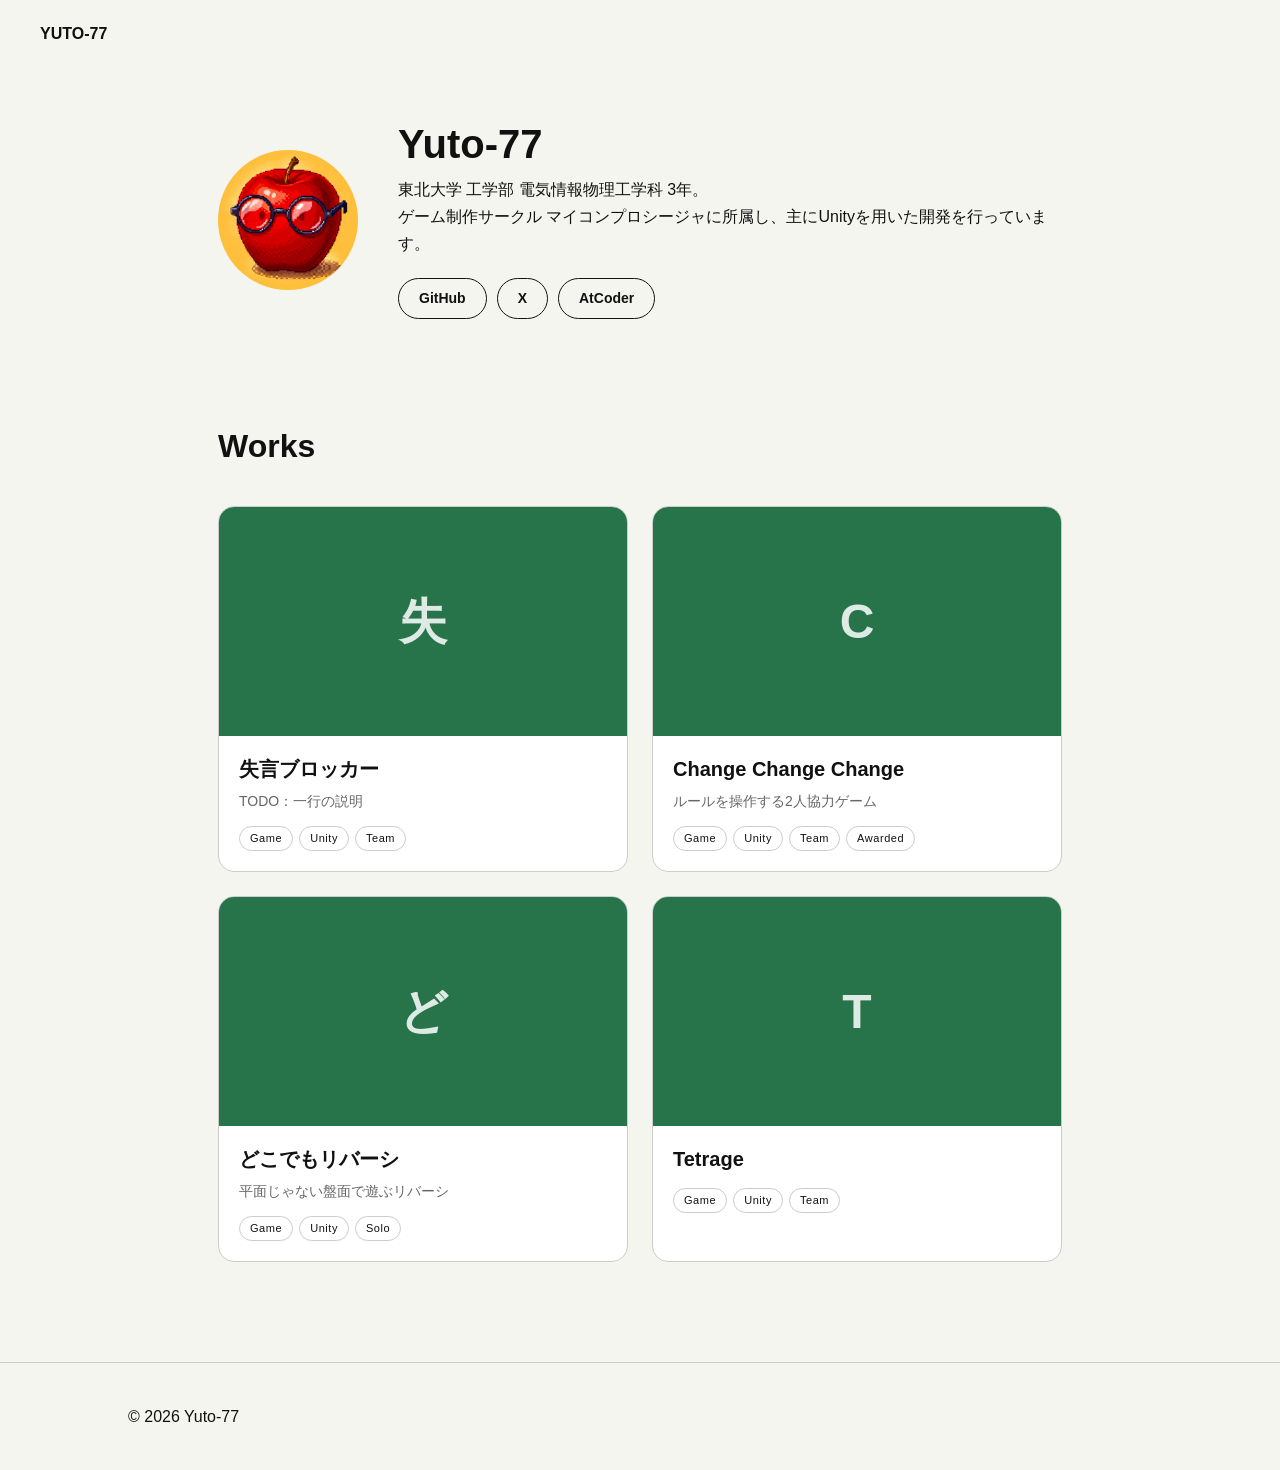
<file: index.html>
<!DOCTYPE html>
<html lang="ja">
<head>
    <meta charset="UTF-8">
    <meta name="viewport" content="width=device-width, initial-scale=1.0">

    <title>Yuto-77 | Portfolio</title>
    <meta name="description" content="Yuto-77のゲーム・制作物のポートフォリオ。">

    <!-- OGP（SNSで共有されたときのカード） -->
    <meta property="og:title" content="Yuto-77 | Portfolio">
    <meta property="og:description" content="Yuto-77のゲーム・制作物のポートフォリオ。">
    <meta property="og:type" content="website">
    <meta property="og:url" content="https://yuto-77.github.io/">
    <meta property="og:image" content="https://yuto-77.github.io/images/ogp.png">
    <meta name="twitter:card" content="summary_large_image">

    <link rel="stylesheet" href="css/style.css">
</head>

<body>

<header class="header">
    <a href="index.html" class="logo">YUTO-77</a>
</header>


<main class="page">

    <!-- PROFILE -->
    <section class="profile">

        <div class="profile-icon">
            <img src="images/icon.jpg" alt="Yuto-77のアイコン">
        </div>

        <div class="profile-body">
            <h1>Yuto-77</h1>

            <p>
                東北大学 工学部 電気情報物理工学科 3年。<br>
                ゲーム制作サークル マイコンプロシージャに所属し、主にUnityを用いた開発を行っています。
            </p>

            <div class="profile-links">
                <a class="pill" href="https://github.com/Yuto-77" target="_blank" rel="noopener">GitHub</a>
                <a class="pill" href="https://x.com/Yuto77game" target="_blank" rel="noopener">X</a>
                <a class="pill" href="https://atcoder.jp/users/Yuto_77" target="_blank" rel="noopener">AtCoder</a>
            </div>
        </div>

    </section>


    <!-- WORKS -->
    <section id="works" class="works">

        <h2>Works</h2>

        <!-- js/main.js が works.js のデータからここに作品カードを入れる -->
        <div id="workList" class="work-list"></div>

    </section>

</main>


<footer>
    <p>© <span data-year>2026</span> Yuto-77</p>
</footer>


<script src="js/common.js"></script>
<script src="js/works.js"></script>
<script src="js/main.js"></script>

</body>
</html>
</file>
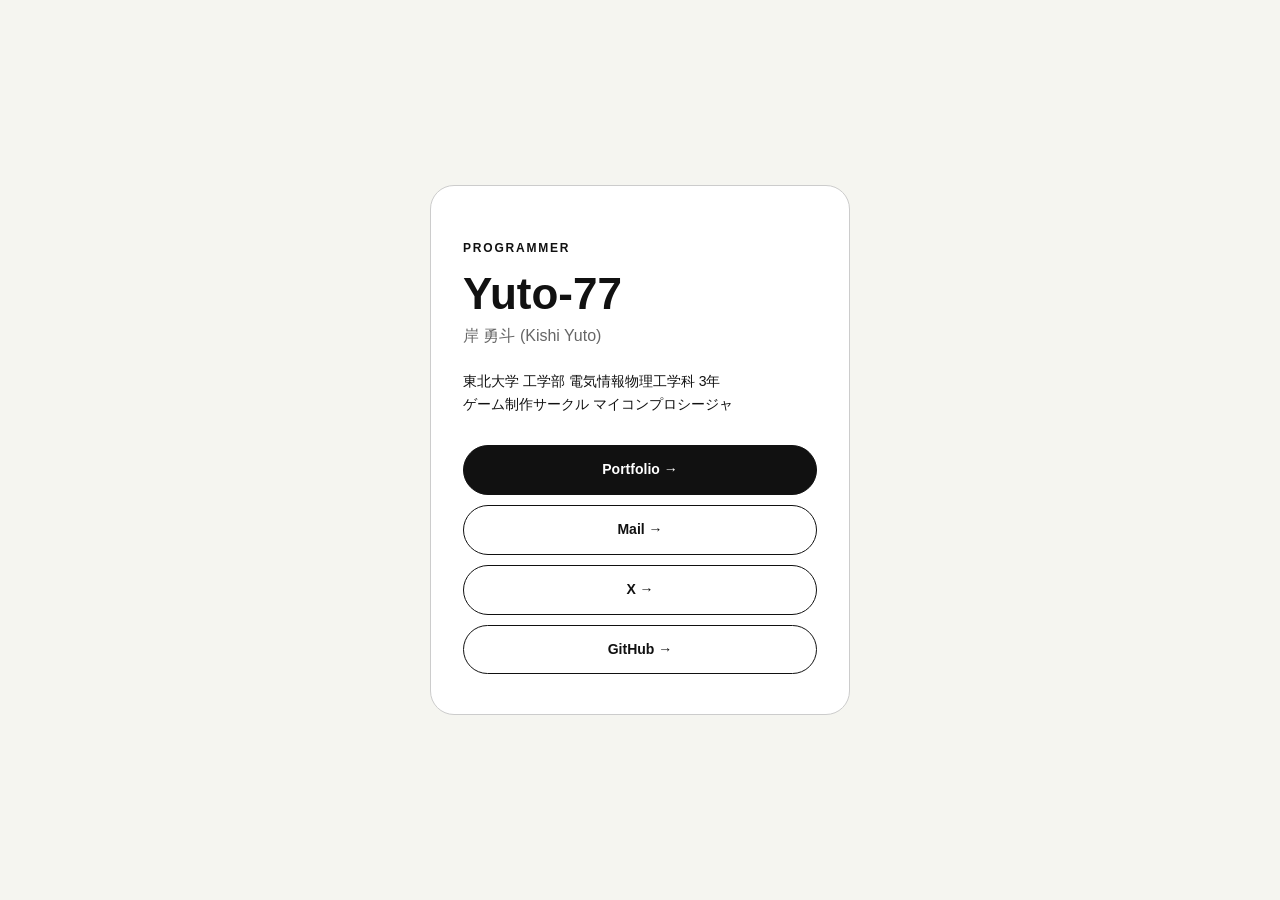
<file: card.html>
<!DOCTYPE html>
<html lang="ja">
<head>
    <meta charset="UTF-8">
    <meta name="viewport" content="width=device-width, initial-scale=1.0">

    <!-- デジタル名刺：紙の名刺のQRコードの飛び先 -->
    <title>Yuto-77 | Card</title>

    <link rel="stylesheet" href="css/style.css">
</head>

<body class="card-page">

<main class="card">

    <p class="eyebrow">PROGRAMMER</p>

    <h1>Yuto-77</h1>

    <p class="card-name">岸 勇斗 (Kishi Yuto)</p>

    <p class="card-text">
        東北大学 工学部 電気情報物理工学科 3年<br>
        ゲーム制作サークル マイコンプロシージャ
    </p>

    <!-- <p class="card-copy">仕組みを知りたい。だから、作って動かす。</p> -->

    <div class="card-links">
        <a class="pill pill-dark" href="index.html">Portfolio →</a>
        <a class="pill" href="mailto:yuto.kishi77@gmail.com">Mail →</a>
        <a class="pill" href="https://x.com/Yuto77game" target="_blank" rel="noopener">X →</a>
        <a class="pill" href="https://github.com/Yuto-77" target="_blank" rel="noopener">GitHub →</a>
    </div>

</main>

</body>
</html>
</file>
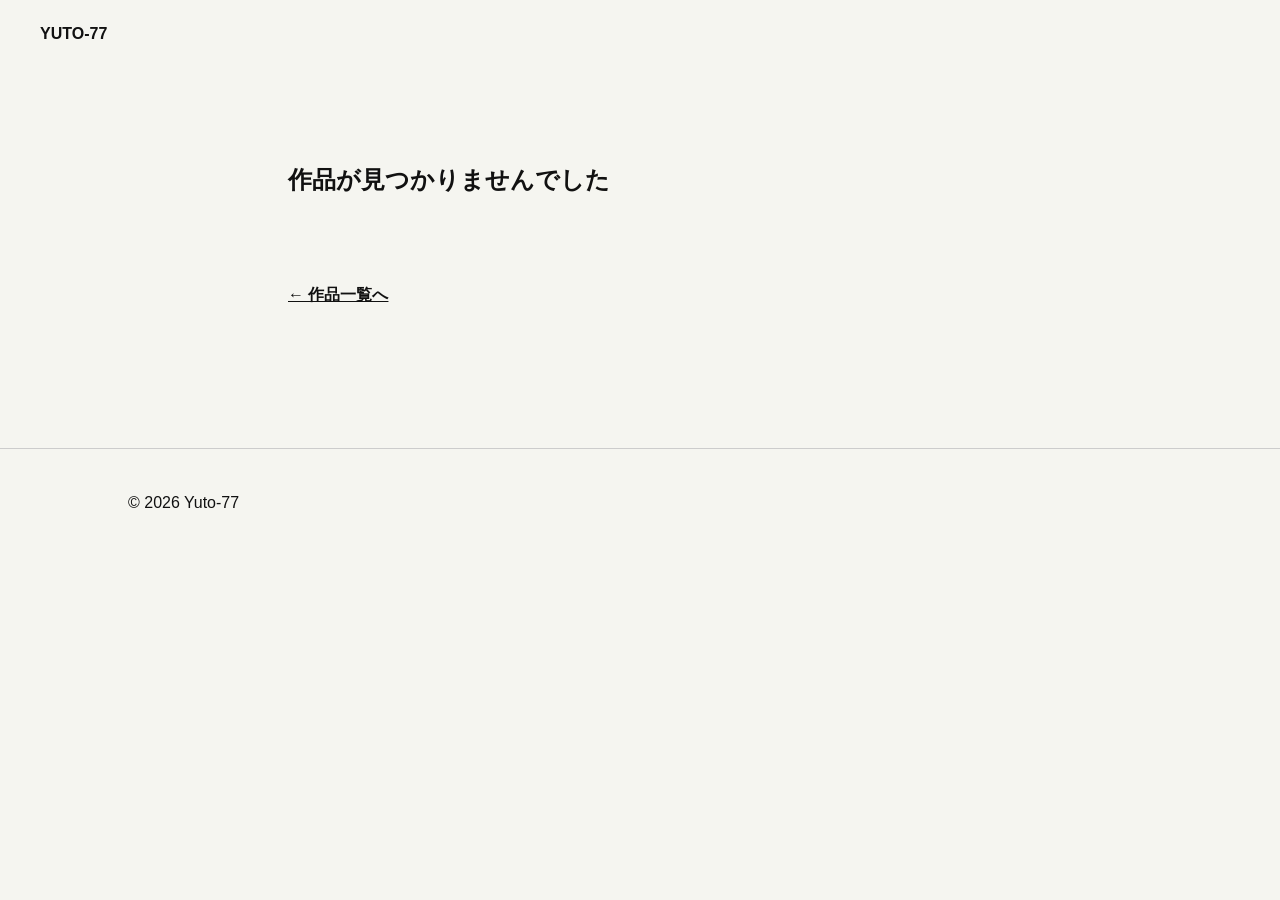
<file: work.html>
<!DOCTYPE html>
<html lang="ja">
<head>
    <meta charset="UTF-8">
    <meta name="viewport" content="width=device-width, initial-scale=1.0">

    <!-- タイトルは js/work.js が作品名に書き換える -->
    <title>Works | Yuto-77</title>

    <link rel="stylesheet" href="css/style.css">
</head>

<body>

<header class="header">
    <a href="index.html" class="logo">YUTO-77</a>
</header>


<main>

    <!-- js/work.js が URL の ?id=xxx に合う作品をここに表示する -->
    <article id="workDetail" class="section work-detail"></article>

</main>


<footer>

    <p>© <span data-year>2026</span> Yuto-77</p>
</footer>


<script src="js/common.js"></script>
<script src="js/works.js"></script>
<script src="js/work.js"></script>

</body>
</html>
</file>
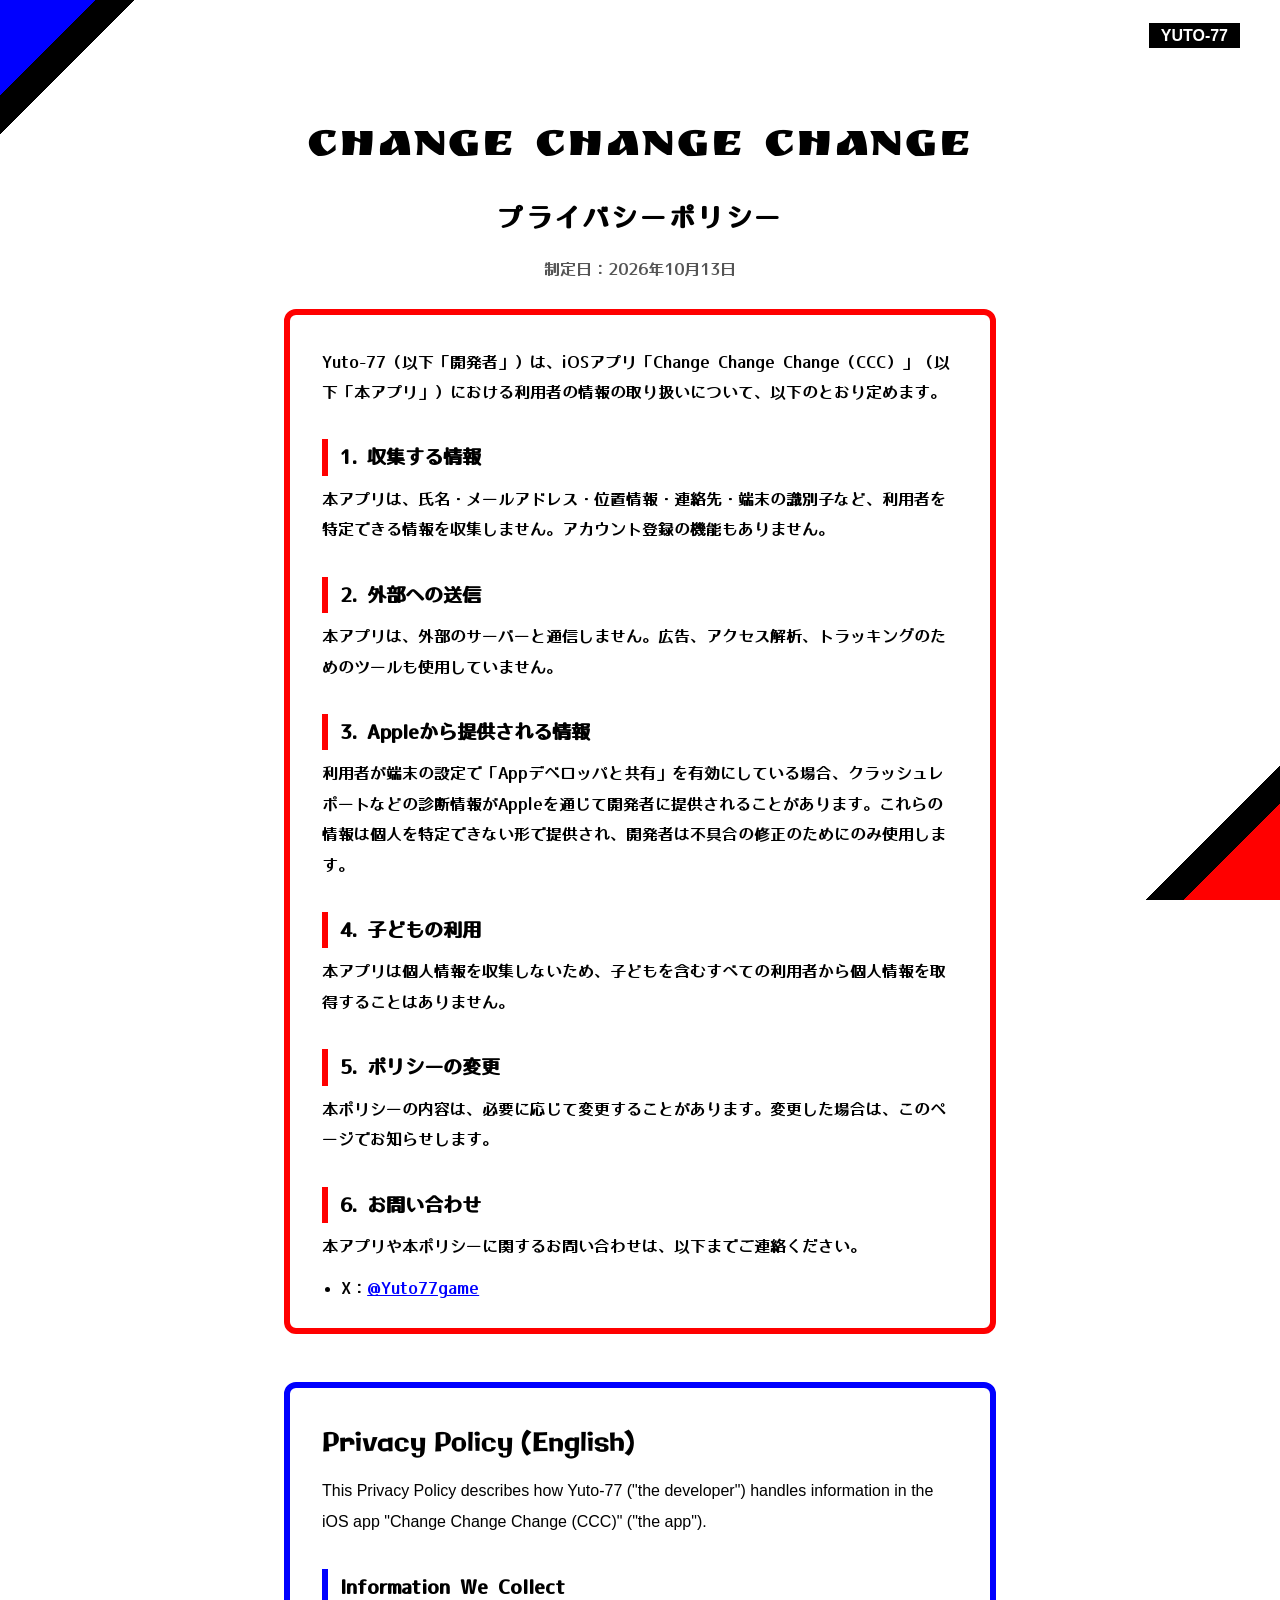
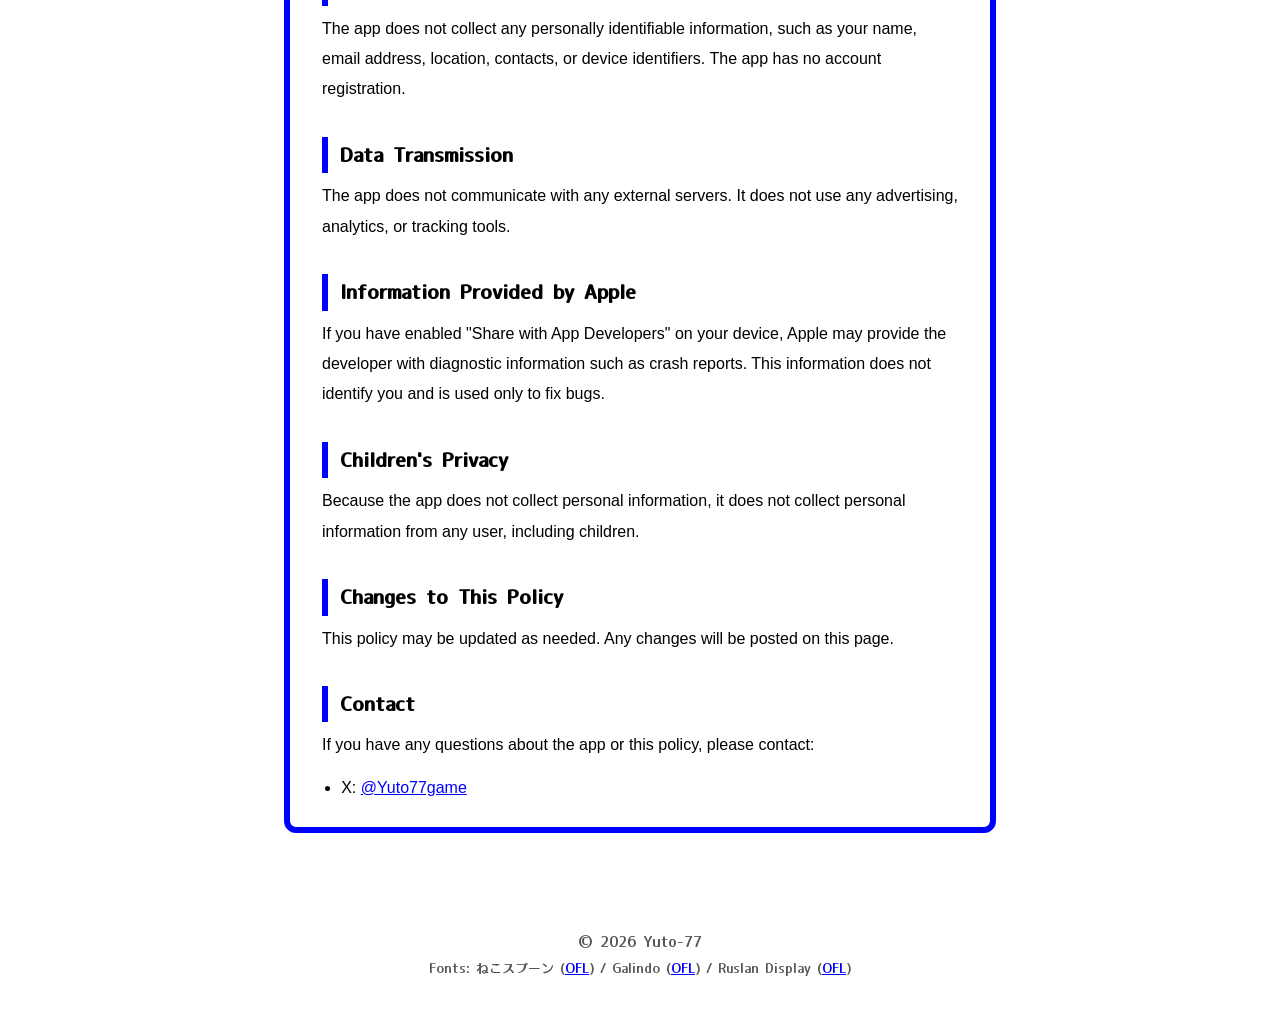
<file: ccc/privacy.html>
<!DOCTYPE html>
<html lang="ja">
<head>
    <meta charset="UTF-8">
    <meta name="viewport" content="width=device-width, initial-scale=1.0">

    <title>Change Change Change | プライバシーポリシー</title>
    <meta name="description" content="iOSアプリ「Change Change Change」のプライバシーポリシー。">

    <link rel="stylesheet" href="privacy.css">
</head>

<body>

<!-- アイコンと同じ三角形の飾り -->
<div class="corner corner-tl" aria-hidden="true"></div>
<div class="corner corner-br" aria-hidden="true"></div>

<header class="header">
    <a href="../index.html" class="logo">YUTO-77</a>
</header>


<main class="page">

    <div class="title">
        <p class="app-name">Change Change Change</p>
        <h1>プライバシーポリシー</h1>
        <p class="date">制定日：2026年10月13日</p>
    </div>


    <!-- 日本語 -->
    <section class="policy card card-red" lang="ja">

        <p>
            Yuto-77（以下「開発者」）は、iOSアプリ「Change Change Change（CCC）」（以下「本アプリ」）における利用者の情報の取り扱いについて、以下のとおり定めます。
        </p>

        <h2>1. 収集する情報</h2>
        <p>
            本アプリは、氏名・メールアドレス・位置情報・連絡先・端末の識別子など、利用者を特定できる情報を収集しません。アカウント登録の機能もありません。
        </p>

        <h2>2. 外部への送信</h2>
        <p>
            本アプリは、外部のサーバーと通信しません。広告、アクセス解析、トラッキングのためのツールも使用していません。
        </p>

        <h2>3. Appleから提供される情報</h2>
        <p>
            利用者が端末の設定で「Appデベロッパと共有」を有効にしている場合、クラッシュレポートなどの診断情報がAppleを通じて開発者に提供されることがあります。これらの情報は個人を特定できない形で提供され、開発者は不具合の修正のためにのみ使用します。
        </p>

        <h2>4. 子どもの利用</h2>
        <p>
            本アプリは個人情報を収集しないため、子どもを含むすべての利用者から個人情報を取得することはありません。
        </p>

        <h2>5. ポリシーの変更</h2>
        <p>
            本ポリシーの内容は、必要に応じて変更することがあります。変更した場合は、このページでお知らせします。
        </p>

        <h2>6. お問い合わせ</h2>
        <p>
            本アプリや本ポリシーに関するお問い合わせは、以下までご連絡ください。
        </p>
        <!-- TODO: 連絡先を確定する（メールアドレスを載せるならここに追加） -->
        <ul class="contact">
            <li>X：<a href="https://x.com/Yuto77game" target="_blank" rel="noopener">@Yuto77game</a></li>
        </ul>

    </section>


    <!-- English -->
    <section class="policy card card-blue" lang="en">

        <h2 class="lang-title">Privacy Policy (English)</h2>

        <p>
            This Privacy Policy describes how Yuto-77 ("the developer") handles information in the iOS app "Change Change Change (CCC)" ("the app").
        </p>

        <h3>Information We Collect</h3>
        <p>
            The app does not collect any personally identifiable information, such as your name, email address, location, contacts, or device identifiers. The app has no account registration.
        </p>

        <h3>Data Transmission</h3>
        <p>
            The app does not communicate with any external servers. It does not use any advertising, analytics, or tracking tools.
        </p>

        <h3>Information Provided by Apple</h3>
        <p>
            If you have enabled "Share with App Developers" on your device, Apple may provide the developer with diagnostic information such as crash reports. This information does not identify you and is used only to fix bugs.
        </p>

        <h3>Children's Privacy</h3>
        <p>
            Because the app does not collect personal information, it does not collect personal information from any user, including children.
        </p>

        <h3>Changes to This Policy</h3>
        <p>
            This policy may be updated as needed. Any changes will be posted on this page.
        </p>

        <h3>Contact</h3>
        <p>
            If you have any questions about the app or this policy, please contact:
        </p>
        <ul class="contact">
            <li>X: <a href="https://x.com/Yuto77game" target="_blank" rel="noopener">@Yuto77game</a></li>
        </ul>

    </section>

</main>


<footer>
    <p>© 2026 Yuto-77</p>
    <p class="font-credit">
        Fonts: ねこスプーン (<a href="fonts/OFL-NekoSpoon.txt">OFL</a>) / Galindo (<a href="fonts/OFL-Galindo.txt">OFL</a>) / Ruslan Display (<a href="fonts/OFL-RuslanDisplay.txt">OFL</a>)
    </p>
</footer>

</body>
</html>
</file>
<file: css/style.css>
:root {
    --bg: #f5f5f0;
    --text: #111;
    --muted: #666;
    --line: #ccc;
    --accent: #27734a;

    --gutter: 10vw;
}

* {
    box-sizing: border-box;
}

html {
    scroll-behavior: smooth;
    scroll-padding-top: 80px;
}

body {
    margin: 0;

    font-family:
        -apple-system,
        BlinkMacSystemFont,
        "Hiragino Sans",
        "Helvetica Neue",
        Arial,
        sans-serif;

    background: var(--bg);
    color: var(--text);

    line-height: 1.7;
}

img {
    max-width: 100%;
    display: block;
}


/* HEADER */

.header {
    position: fixed;

    top: 0;
    left: 0;

    width: 100%;

    display: flex;
    justify-content: space-between;
    align-items: center;

    padding: 20px 40px;

    background: rgba(245, 245, 240, 0.85);

    backdrop-filter: blur(10px);

    z-index: 100;
}


.logo {
    font-weight: 800;
    text-decoration: none;
    color: var(--text);
}


/* 共通パーツ */

.section {
    padding: 140px var(--gutter);
}


.eyebrow {
    font-size: 12px;
    letter-spacing: 0.15em;
    font-weight: bold;
}


.link {
    display: inline-block;

    margin-top: 60px;

    color: var(--text);

    font-weight: bold;
}


.pill {
    display: inline-block;

    padding: 8px 20px;

    border: 1px solid var(--text);
    border-radius: 100px;

    color: var(--text);
    text-decoration: none;
    font-weight: bold;
    font-size: 14px;

    transition: background 0.2s, color 0.2s;
}

.pill:hover,
.pill-dark {
    background: var(--text);
    color: white;
}


.tags {
    display: flex;
    flex-wrap: wrap;
    gap: 6px;

    margin: 12px 0 0;
    padding: 0;

    list-style: none;
}

.tag {
    padding: 2px 10px;

    border: 1px solid var(--line);
    border-radius: 100px;

    font-size: 11px;
    letter-spacing: 0.05em;
}


/* 情報の表（作品詳細） */

.info {
    display: grid;
    grid-template-columns: max-content 1fr;
    gap: 12px 32px;

    margin: 40px 0 0;
}

.info dt {
    font-weight: bold;
    font-size: 14px;
}

.info dd {
    margin: 0;
}


/* トップページ */

.page {
    max-width: 1100px;
    margin: 0 auto;

    padding: 120px var(--gutter) 100px;
}


/* PROFILE */

.profile {
    display: flex;
    align-items: center;
    gap: 40px;
}

.profile-icon {
    flex-shrink: 0;

    width: 140px;
    height: 140px;

    display: grid;
    place-items: center;

    border-radius: 50%;
    overflow: hidden;

    background: var(--accent);
    color: rgba(255, 255, 255, 0.85);

    font-size: 56px;
    font-weight: 800;
}

.profile-icon img {
    width: 100%;
    height: 100%;
    object-fit: cover;
}

.profile h1 {
    font-size: 40px;
    line-height: 1.2;
    margin: 0 0 8px;
}

.profile p {
    margin: 0;
}

.profile-links {
    display: flex;
    flex-wrap: wrap;
    gap: 10px;

    margin-top: 20px;
}


/* WORKS（一覧） */

.works {
    margin-top: 100px;
}

.works h2 {
    font-size: 32px;
    margin: 0;
}

.work-list {
    display: grid;

    grid-template-columns: repeat(auto-fill, minmax(280px, 1fr));

    gap: 24px;

    margin-top: 32px;
}


.work-card {
    display: block;

    border: 1px solid var(--line);
    border-radius: 16px;

    overflow: hidden;

    background: white;
    color: var(--text);
    text-decoration: none;

    transition: transform 0.2s;
}

.work-card:hover {
    transform: translateY(-5px);
}


.work-card-body {
    padding: 16px 20px 20px;
}

.work-card-body h3 {
    font-size: 20px;
    margin: 0 0 4px;
}

.work-catch {
    margin: 0;
    color: var(--muted);
}

.work-card .work-catch {
    font-size: 14px;
}


.thumb {
    aspect-ratio: 16 / 9;

    background: #ddd;
}

.thumb img {
    width: 100%;
    height: 100%;
    object-fit: cover;
}

.thumb-placeholder {
    display: grid;
    place-items: center;

    background: var(--accent);
    color: rgba(255, 255, 255, 0.85);

    font-size: 48px;
    font-weight: 800;
}


/* WORK DETAIL（詳細） */

.work-detail {
    max-width: 960px;
    margin: 0 auto;
}

.work-head h1 {
    font-size: clamp(36px, 6vw, 72px);
    line-height: 1.15;
    margin: 16px 0 8px;
}

.work-detail > .thumb,
.video {
    width: 100%;
    aspect-ratio: 16 / 9;

    margin-top: 40px;

    border: none;
    border-radius: 20px;
    overflow: hidden;
}

.work-detail > .thumb {
    font-size: 64px;
}

.work-links {
    display: flex;
    flex-wrap: wrap;
    gap: 12px;

    margin-top: 24px;
}

.work-section {
    margin-top: 80px;
}

.work-section h2 {
    font-size: 28px;
}

.challenges dt {
    font-weight: bold;
    margin-top: 20px;
}

.challenges dd {
    margin: 4px 0 0;
}

.screenshots {
    display: grid;
    grid-template-columns: repeat(2, 1fr);
    gap: 16px;
}

.screenshots img {
    border-radius: 12px;
}


/* デジタル名刺 */

.card-page {
    min-height: 100vh;
    min-height: 100svh;

    display: grid;
    place-items: center;

    padding: 24px;
}

.card {
    width: 100%;
    max-width: 420px;

    padding: 40px 32px;

    border: 1px solid var(--line);
    border-radius: 24px;

    background: white;
}

.card h1 {
    font-size: 44px;
    line-height: 1.1;
    margin: 8px 0 4px;
}

.card-name {
    margin: 0;
    color: var(--muted);
}

.card-text {
    margin-top: 20px;
    font-size: 14px;
}

.card-copy {
    font-weight: bold;
}

.card-links {
    display: flex;
    flex-direction: column;
    gap: 10px;

    margin-top: 28px;
}

.card-links .pill {
    padding: 12px 24px;
    text-align: center;
}

.card-now {
    margin: 28px 0 0;
    padding-top: 20px;

    border-top: 1px solid var(--line);

    font-size: 14px;
}


/* FOOTER */

footer {
    padding: 40px var(--gutter);

    border-top: 1px solid var(--line);
}

footer p {
    margin: 0;
}


/* MOBILE */

@media (max-width: 700px) {

    :root {
        --gutter: 20px;
    }

    .header {
        padding: 16px 20px;
    }

    .page {
        padding-top: 96px;
    }

    .section {
        padding-top: 100px;
        padding-bottom: 100px;
    }

    .profile {
        flex-direction: column;
        align-items: flex-start;
        gap: 20px;
    }

    .profile-icon {
        width: 96px;
        height: 96px;
        font-size: 40px;
    }

    .profile h1 {
        font-size: 32px;
    }

    .works {
        margin-top: 64px;
    }

    .info {
        grid-template-columns: 1fr;
        gap: 4px;
    }

    .info dd {
        margin-bottom: 12px;
    }

    .screenshots {
        grid-template-columns: 1fr;
    }

}
</file>
<file: ccc/privacy.css>
/* CCC プライバシーポリシー
   色・フォントはゲーム本編に合わせる
   （白地に黒・赤・青のカード枠、ロゴは Ruslan Display、日本語はねこスプーン、英字の見出しは Galindo） */

@font-face {
    font-family: "NekoSpoon";
    src: url("fonts/NekoSpoon.ttf") format("truetype");
    font-display: swap;
}

@font-face {
    font-family: "Galindo";
    src: url("fonts/Galindo-Regular.ttf") format("truetype");
    font-display: swap;
}

@font-face {
    font-family: "Ruslan Display";
    src: url("fonts/RuslanDisplay-Regular.ttf") format("truetype");
    font-display: swap;
}

:root {
    /* CCC のスプライトから取った色 */
    --white: #ffffff;
    --black: #000000;
    --red: #ff0000;
    --blue: #0000ff;
    --purple: #8c00ff;

    --muted: #555;

    --body-font: "NekoSpoon", "Hiragino Sans", sans-serif;
    --title-font: "Galindo", "NekoSpoon", sans-serif;
    --logo-font: "Ruslan Display", "Galindo", sans-serif;
}

* {
    box-sizing: border-box;
}

body {
    margin: 0;

    font-family: var(--body-font);

    background: var(--white);
    color: var(--black);

    line-height: 1.9;

    overflow-x: hidden;
}


/* 三角形の飾り（アプリアイコンの角と同じ） */

.corner {
    position: fixed;

    width: 160px;
    height: 160px;

    pointer-events: none;

    z-index: 0;
}

.corner-tl {
    top: 0;
    left: 0;

    background:
        linear-gradient(135deg, var(--blue) 0 30%, transparent 30%),
        linear-gradient(135deg, var(--black) 0 42%, transparent 42%);
}

.corner-br {
    right: 0;
    bottom: 0;

    background:
        linear-gradient(315deg, var(--red) 0 30%, transparent 30%),
        linear-gradient(315deg, var(--black) 0 42%, transparent 42%);
}


/* HEADER */

.header {
    position: fixed;

    top: 0;
    left: 0;

    width: 100%;

    padding: 20px 40px;

    text-align: right;

    z-index: 100;
}

.logo {
    padding: 4px 12px;

    font-family: -apple-system, BlinkMacSystemFont, "Helvetica Neue", Arial, sans-serif;
    font-weight: 800;
    text-decoration: none;

    background: var(--black);
    color: var(--white);
}


/* PAGE */

.page {
    position: relative;

    max-width: 760px;
    margin: 0 auto;
    padding: 120px 24px 64px;

    z-index: 1;
}

.title {
    margin-bottom: 24px;
    text-align: center;
}

.app-name {
    margin: 0;

    font-family: var(--logo-font);
    /* 「Change Change Change」を1行に収める（文字幅は font-size の約14.5倍） */
    font-size: min(3rem, calc((100vw - 48px) / 14.5));
    line-height: 1.2;
    letter-spacing: 0.04em;
    white-space: nowrap;
}

/* 枠で囲むとゲーム内のボタンに見えるので、枠は付けない */
h1 {
    margin: 16px 0 0;

    font-size: 1.6rem;
    letter-spacing: 0.1em;
}

.date {
    margin: 12px 0 0;
    color: var(--muted);
}


/* カード（ゲームのカード枠と同じ太い枠） */

.card {
    padding: 32px 32px 24px;

    background: var(--white);

    border: 6px solid var(--black);
    border-radius: 12px;
}

.card-red {
    border-color: var(--red);
}

.card-blue {
    border-color: var(--blue);
}

.card + .card {
    margin-top: 48px;
}

h2,
h3 {
    margin: 32px 0 8px;
    padding-left: 12px;

    font-size: 1.2rem;

    border-left: 6px solid var(--black);
}

.card-red h2 {
    border-left-color: var(--red);
}

.card-blue h3 {
    border-left-color: var(--blue);
}

.policy > p:first-child {
    margin-top: 0;
}

.lang-title {
    margin-top: 0;
    padding-left: 0;

    font-family: var(--title-font);
    font-size: 1.6rem;
    font-weight: normal;

    border-left: none;
}

/* 英語の本文は読みやすさを優先してシステムフォントにする */
.policy[lang="en"] p,
.policy[lang="en"] li {
    font-family: -apple-system, BlinkMacSystemFont, "Helvetica Neue", Arial, sans-serif;
}

p {
    margin: 0 0 12px;
}

a {
    color: var(--blue);
}

a:visited {
    color: var(--purple);
}

.contact {
    margin: 0;
    padding-left: 1.2em;
}


/* FOOTER */

footer {
    position: relative;

    padding: 32px 24px 48px;

    text-align: center;
    color: var(--muted);
    font-size: 0.9rem;

    z-index: 1;
}

footer p {
    margin: 0;
}

.font-credit {
    font-size: 0.8rem;
}


/* SMARTPHONE */

@media (max-width: 600px) {
    .corner {
        width: 96px;
        height: 96px;
    }

    .header {
        padding: 16px;
    }

    .page {
        padding: 96px 16px 48px;
    }

    .app-name {
        font-size: calc((100vw - 32px) / 14.5);
    }

    h1 {
        font-size: 1.3rem;
    }

    .card {
        padding: 24px 18px 16px;
        border-width: 5px;
    }
}
</file>
